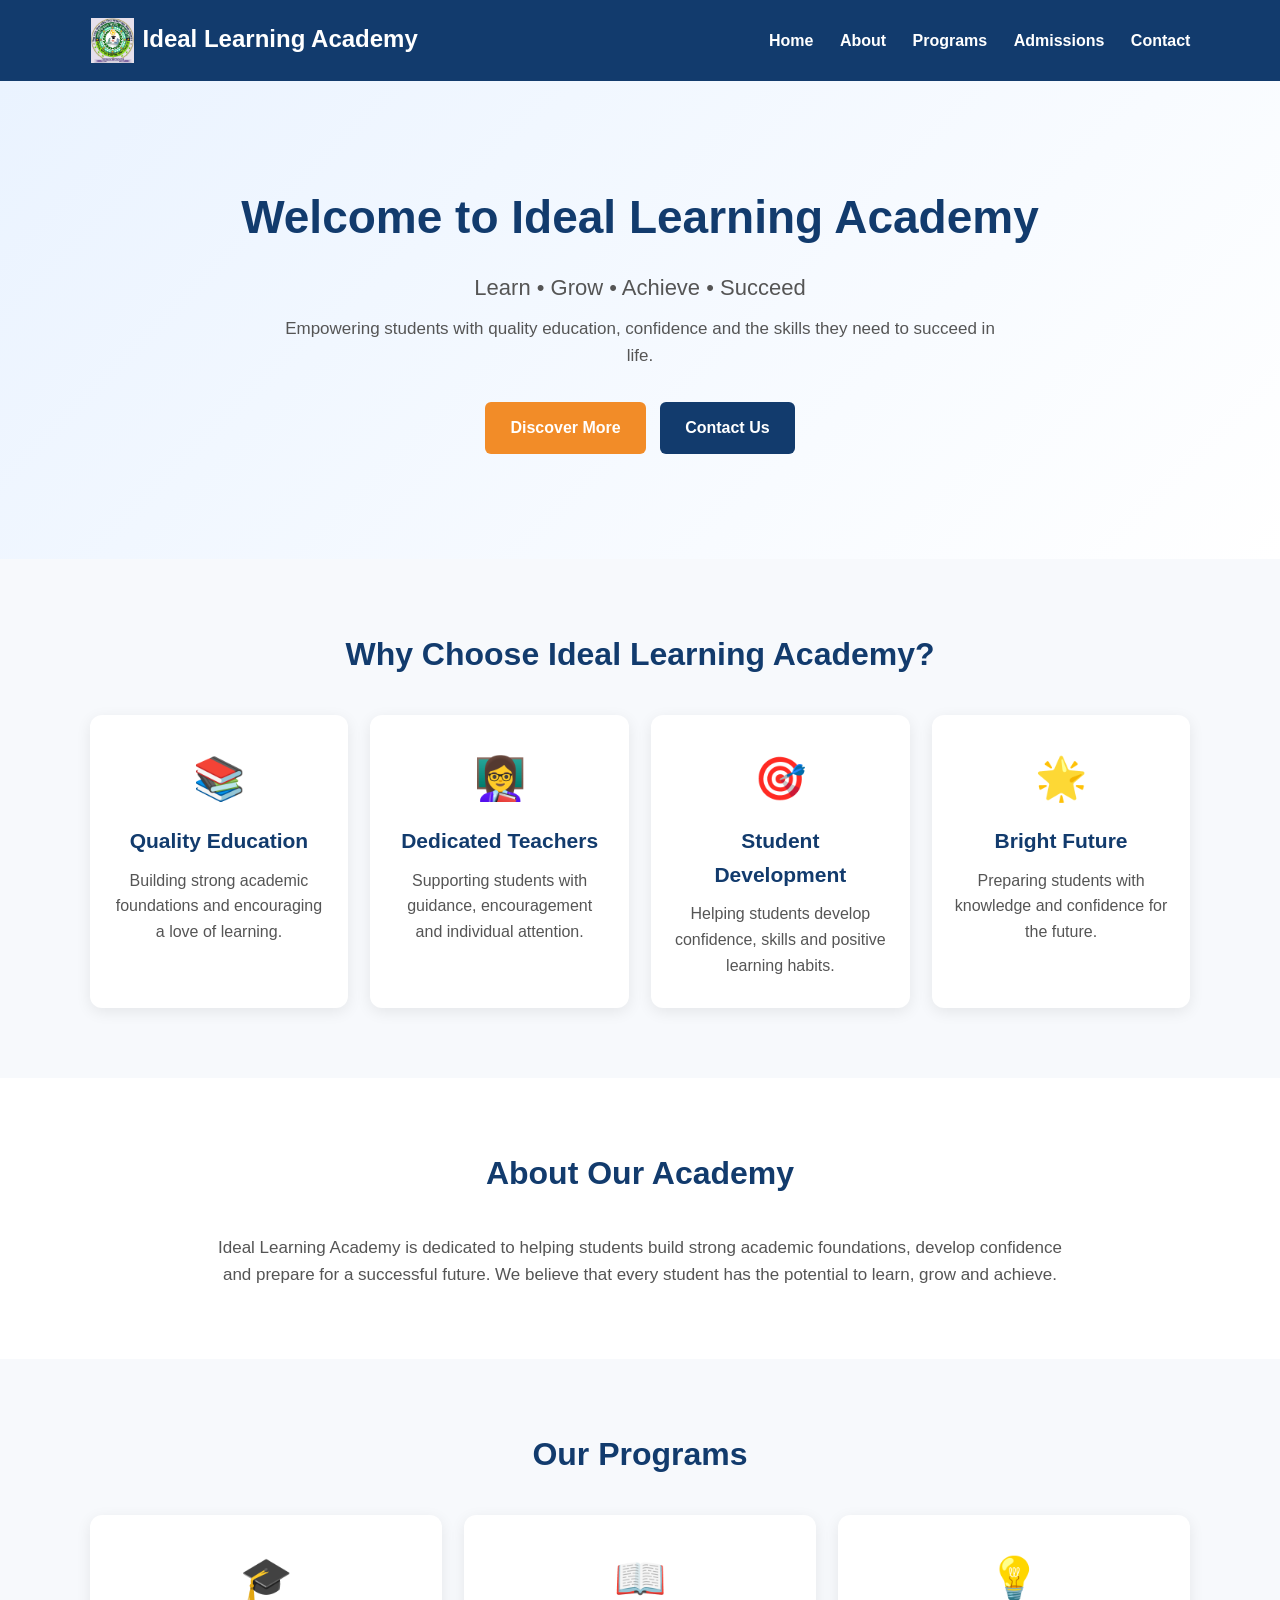
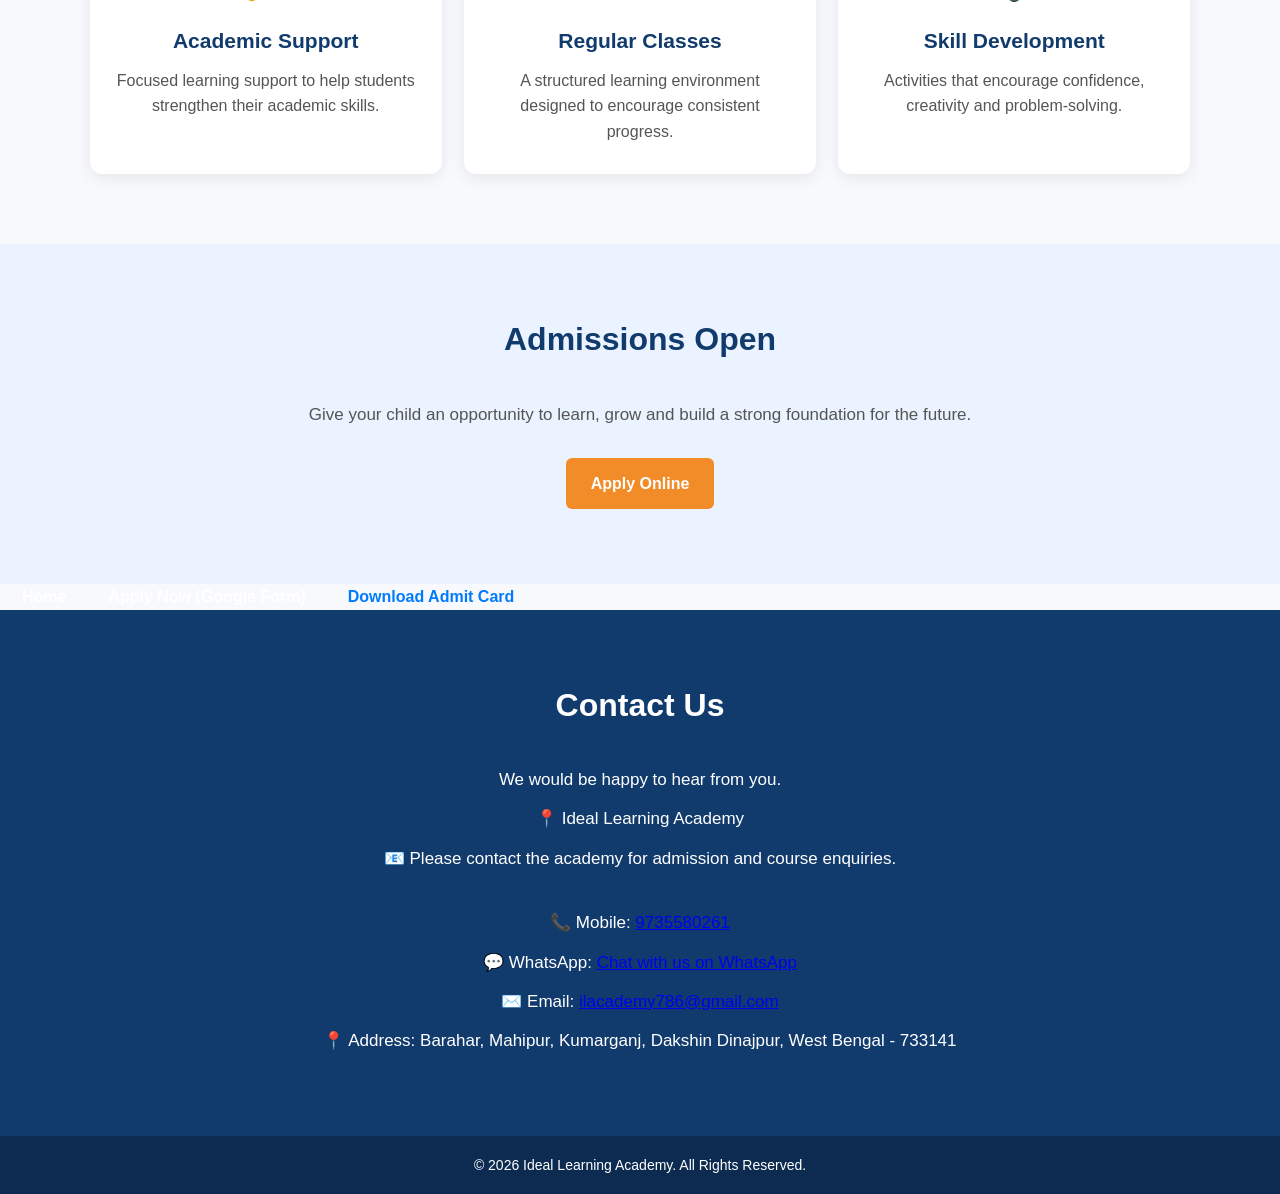
<file: index.html>
<!DOCTYPE html>
<html lang="en">
<head>
  <meta charset="UTF-8">
  <meta name="viewport" content="width=device-width, initial-scale=1.0">

  <title>Ideal Learning Academy</title>

  <meta name="description" content="Ideal Learning Academy - Inspiring students to learn, grow and succeed.">

  <style>
    * {
      box-sizing: border-box;
      margin: 0;
      padding: 0;
    }

    html {
      scroll-behavior: smooth;
    }

    body {
      font-family: Arial, sans-serif;
      line-height: 1.6;
      color: #222;
      background: #f7f9fc;
    }

    /* HEADER */
    header {
      background: #123b6d;
      color: white;
      padding: 18px 7%;
      display: flex;
      justify-content: space-between;
      align-items: center;
      flex-wrap: wrap;
      position: sticky;
      top: 0;
      z-index: 1000;
    }

    .logo {
      font-size: 24px;
      font-weight: bold;
    }

    nav a {
      color: white;
      text-decoration: none;
      margin-left: 22px;
      font-weight: 600;
    }

    nav a:hover {
      text-decoration: underline;
    }

    /* HERO */
    .hero {
      padding: 100px 7%;
      text-align: center;
      background: linear-gradient(135deg, #eaf3ff, #ffffff);
    }

    .hero h1 {
      font-size: 46px;
      color: #123b6d;
      margin-bottom: 15px;
    }

    .hero .tagline {
      font-size: 22px;
      color: #555;
      margin-bottom: 10px;
    }

    .hero p {
      max-width: 720px;
      margin: 0 auto 28px;
      font-size: 17px;
      color: #555;
    }

    .button {
      display: inline-block;
      background: #f28c28;
      color: white;
      padding: 13px 25px;
      border-radius: 6px;
      text-decoration: none;
      font-weight: bold;
      margin: 5px;
    }

    .button:hover {
      opacity: 0.9;
    }

    .button.secondary {
      background: #123b6d;
    }

    /* SECTIONS */
    section {
      padding: 70px 7%;
    }

    .title {
      text-align: center;
      color: #123b6d;
      margin-bottom: 35px;
      font-size: 32px;
    }

    /* FEATURES */
    .cards {
      display: grid;
      grid-template-columns: repeat(auto-fit, minmax(220px, 1fr));
      gap: 22px;
    }

    .card {
      background: white;
      padding: 30px 22px;
      border-radius: 12px;
      box-shadow: 0 4px 15px rgba(0,0,0,0.08);
      text-align: center;
    }

    .card .icon {
      font-size: 42px;
      margin-bottom: 12px;
    }

    .card h3 {
      color: #123b6d;
      margin-bottom: 10px;
      font-size: 21px;
    }

    .card p {
      color: #555;
    }

    /* ABOUT */
    .about {
      background: white;
      text-align: center;
    }

    .about p {
      max-width: 850px;
      margin: auto;
      font-size: 17px;
      color: #555;
    }

    /* PROGRAMS */
    .programs {
      background: #f7f9fc;
    }

    /* ADMISSION */
    .admission {
      background: #eaf3ff;
      text-align: center;
    }

    .admission p {
      max-width: 700px;
      margin: 0 auto 25px;
      color: #555;
      font-size: 17px;
    }

    /* CONTACT */
    .contact {
      text-align: center;
      background: #123b6d;
      color: white;
    }

    .contact .title {
      color: white;
    }

    .contact p {
      margin-bottom: 12px;
      font-size: 17px;
    }

    /* FOOTER */
    footer {
      text-align: center;
      padding: 18px;
      background: #0d2b50;
      color: white;
      font-size: 14px;
    }

    /* MOBILE */
    @media (max-width: 650px) {

      header {
        justify-content: center;
        gap: 12px;
      }

      .logo {
        width: 100%;
        text-align: center;
      }

      nav {
        text-align: center;
      }

      nav a {
        display: inline-block;
        margin: 5px 7px;
      }

      .hero {
        padding: 70px 6%;
      }

      .hero h1 {
        font-size: 34px;
      }

      .hero .tagline {
        font-size: 19px;
      }

      section {
        padding: 55px 6%;
      }

      .title {
        font-size: 28px;
      }
    }
  </style>
</head>

<body>

  <!-- HEADER -->
  <header>
   <div class="logo"><img src="c%20logo.jpeg" alt="Ideal Learning Academy Logo" style="width:45px;height:45px;object-fit:contain;vertical-align:middle;margin-right:8px;">Ideal Learning Academy</div>
    <nav>
      <a href="#home">Home</a>
      <a href="#about">About</a>
      <a href="#programs">Programs</a>
      <a href="#admission">Admissions</a>
      <a href="#contact">Contact</a>
    </nav>
  </header>


  <!-- HERO -->
  <section class="hero" id="home">

    <h1>Welcome to Ideal Learning Academy</h1>

    <div class="tagline">
      Learn • Grow • Achieve • Succeed
    </div>

    <p>
      Empowering students with quality education, confidence and the skills they need to succeed in life.
    </p>

    <a href="#about" class="button">Discover More</a>
    <a href="#contact" class="button secondary">Contact Us</a>

  </section>


  <!-- WHY CHOOSE US -->
  <section>

    <h2 class="title">Why Choose Ideal Learning Academy?</h2>

    <div class="cards">

      <div class="card">
        <div class="icon">📚</div>
        <h3>Quality Education</h3>
        <p>
          Building strong academic foundations and encouraging a love of learning.
        </p>
      </div>

      <div class="card">
        <div class="icon">👩‍🏫</div>
        <h3>Dedicated Teachers</h3>
        <p>
          Supporting students with guidance, encouragement and individual attention.
        </p>
      </div>

      <div class="card">
        <div class="icon">🎯</div>
        <h3>Student Development</h3>
        <p>
          Helping students develop confidence, skills and positive learning habits.
        </p>
      </div>

      <div class="card">
        <div class="icon">🌟</div>
        <h3>Bright Future</h3>
        <p>
          Preparing students with knowledge and confidence for the future.
        </p>
      </div>

    </div>

  </section>


  <!-- ABOUT -->
  <section class="about" id="about">

    <h2 class="title">About Our Academy</h2>

    <p>
      Ideal Learning Academy is dedicated to helping students build strong
      academic foundations, develop confidence and prepare for a successful
      future. We believe that every student has the potential to learn,
      grow and achieve.
    </p>

  </section>


  <!-- PROGRAMS -->
  <section class="programs" id="programs">

    <h2 class="title">Our Programs</h2>

    <div class="cards">

      <div class="card">
        <div class="icon">🎓</div>
        <h3>Academic Support</h3>
        <p>
          Focused learning support to help students strengthen their academic skills.
        </p>
      </div>

      <div class="card">
        <div class="icon">📖</div>
        <h3>Regular Classes</h3>
        <p>
          A structured learning environment designed to encourage consistent progress.
        </p>
      </div>

      <div class="card">
        <div class="icon">💡</div>
        <h3>Skill Development</h3>
        <p>
          Activities that encourage confidence, creativity and problem-solving.
        </p>
      </div>

    </div>

  </section>


  <!-- ADMISSIONS -->
  <section class="admission" id="admission">

    <h2 class="title">Admissions Open</h2>

    <p>
      Give your child an opportunity to learn, grow and build a strong
      foundation for the future.
    </p>

    <a href="https://docs.google.com/forms/d/e/1FAIpQLSehAjtQWqmvYRJ_CCuAPyUYKaqh2H3WCtlBNecGYBEMXgYK6w/viewform?usp=publish-editor" class="button" target="_blank">Apply Online</a>
  </section>
<nav>
  <ul style="list-style: none; display: flex; gap: 20px; padding: 0;">
    <li><a href="index.html">Home</a></li>
    <li><a href="https://forms.gle/YOUR_GOOGLE_FORM_LINK" target="_blank">Apply Now (Google Form)</a></li>
    <li><a href="admit-card.html" style="font-weight: bold; color: #007bff;">Download Admit Card</a></li>
  </ul>
</nav>

  <!-- CONTACT -->
  <section class="contact" id="contact">

    <h2 class="title">Contact Us</h2>

    <p>
      We would be happy to hear from you.
    </p>

    <p>
      📍 Ideal Learning Academy
    </p>

    <p>
      📧 Please contact the academy for admission and course enquiries.
    </p>

    <br>
<p>📞 Mobile: <a href="tel:9735580261">9735580261</a></p>

<p>💬 WhatsApp: <a href="https://wa.me/919735580261">Chat with us on WhatsApp</a></p>

<p>✉️ Email: <a href="mailto:ilacademy786@gmail.com">ilacademy786@gmail.com</a></p>

<p>📍 Address: Barahar, Mahipur, Kumarganj, Dakshin Dinajpur, West Bengal - 733141</p>
   

  </section>


  <!-- FOOTER -->
  <footer>
    © 2026 Ideal Learning Academy. All Rights Reserved.
  </footer>

</body>
</html>
</file>
